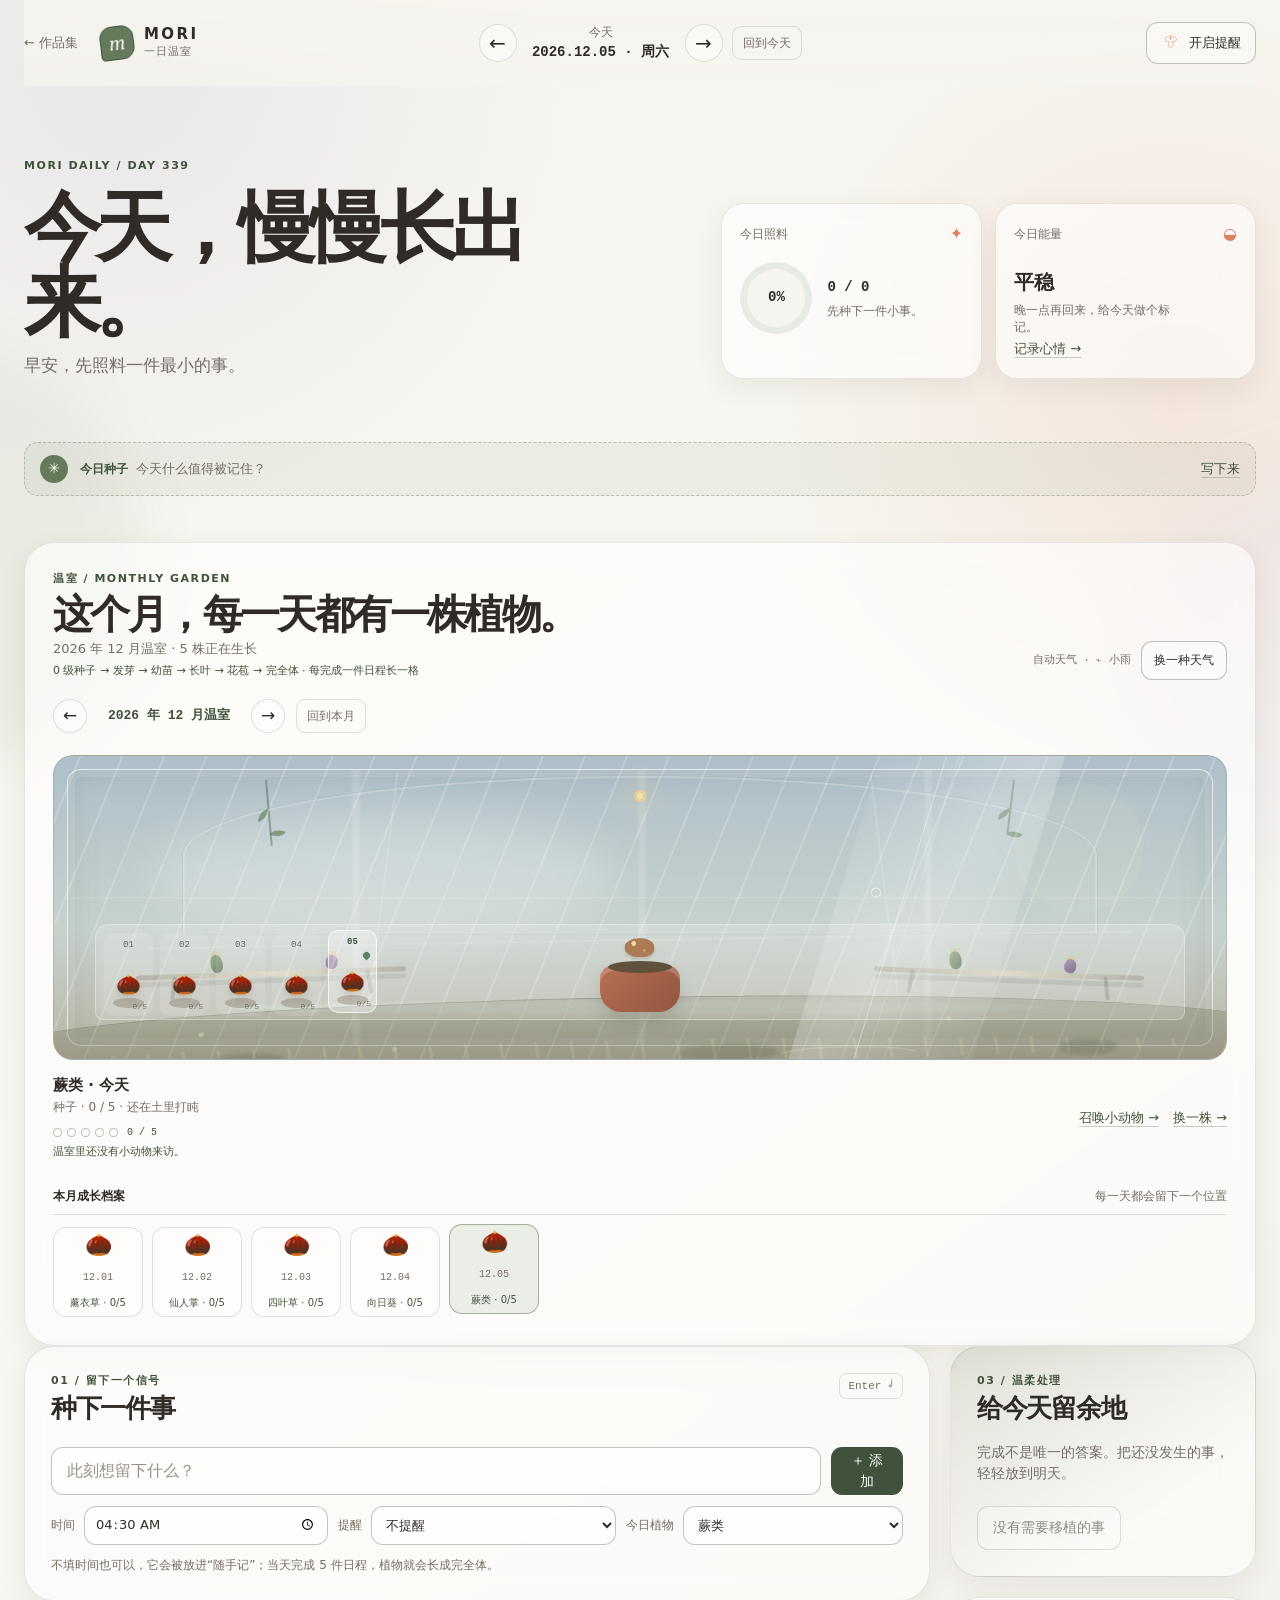
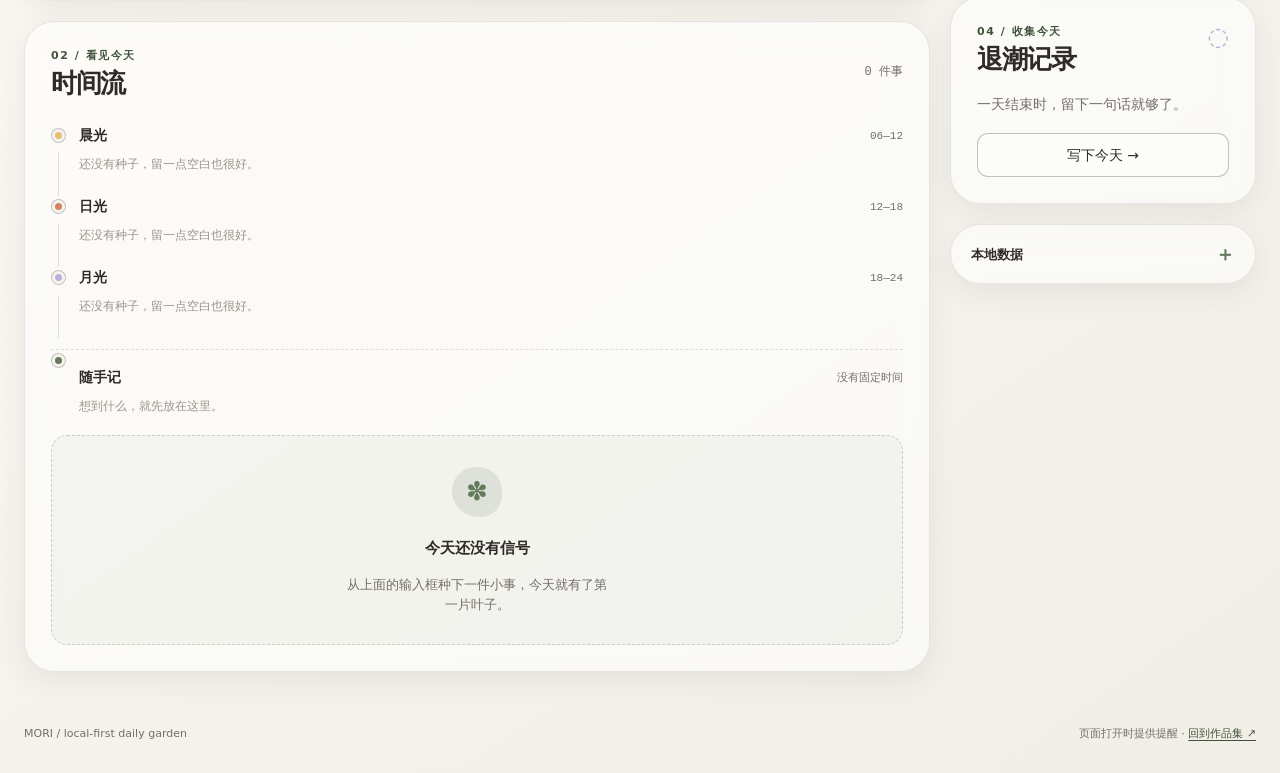
<file: projects/mori/index.html>
<!doctype html>
<html lang="zh-CN">
<head>
  <meta charset="utf-8" />
  <meta name="viewport" content="width=device-width, initial-scale=1" />
  <meta name="description" content="MORI 一日温室：每天种下一株植物，把一个月养成一座会下雨、会起风的小温室。" />
  <meta name="theme-color" content="#f6f4ee" />
  <title>MORI / 一日温室</title>
  <link rel="stylesheet" href="./app.css" />
  <script defer src="./app.js"></script>
</head>
<body>
  <a class="skip-link" href="#main">跳到主要内容</a>
  <div class="ambient ambient-one" aria-hidden="true"></div>
  <div class="ambient ambient-two" aria-hidden="true"></div>

  <header class="app-header">
    <div class="brand-wrap">
      <a class="back-link" href="../../index.html">← 作品集</a>
      <a class="brand" href="./index.html" aria-label="MORI 一日温室首页">
        <span class="brand-mark" aria-hidden="true">m</span>
        <span><strong>MORI</strong><small>一日温室</small></span>
      </a>
    </div>

    <nav class="date-nav" aria-label="日期导航">
      <button class="icon-button" id="prevDay" type="button" aria-label="前一天">←</button>
      <div class="date-display" aria-live="polite">
        <span id="dayLabel">今天</span>
        <strong id="fullDate">—</strong>
      </div>
      <button class="icon-button" id="nextDay" type="button" aria-label="后一天">→</button>
      <button class="today-button" id="todayButton" type="button">回到今天</button>
    </nav>

    <button class="reminder-toggle" id="reminderButton" type="button" aria-pressed="false">
      <span class="bell" aria-hidden="true">♧</span>
      <span id="reminderButtonText">开启提醒</span>
    </button>
  </header>

  <main id="main" class="app-shell">
    <section class="intro-section" aria-labelledby="pageTitle">
      <div class="intro-copy">
        <p class="overline">MORI DAILY / <span id="dayOfYear">—</span></p>
        <h1 id="pageTitle">今天，慢慢长出来。</h1>
        <p class="greeting" id="greeting">给今天留一小块可以呼吸的地方。</p>
      </div>

      <div class="summary-grid" aria-label="今日摘要">
        <article class="summary-card progress-card">
          <div class="summary-card-top">
            <span>今日照料</span>
            <span class="summary-icon" aria-hidden="true">✦</span>
          </div>
          <div class="progress-content">
            <div class="progress-ring" id="progressRing" role="img" aria-label="今日完成进度 0%">
              <span id="progressPercent">0%</span>
            </div>
            <div>
              <strong id="progressCount">0 / 0</strong>
              <p id="progressCopy">先种下一件小事。</p>
            </div>
          </div>
        </article>

        <article class="summary-card energy-card">
          <div class="summary-card-top">
            <span>今日能量</span>
            <span class="summary-icon" id="energyPlant" aria-hidden="true">·</span>
          </div>
          <strong id="energyLabel">还没有记录</strong>
          <p>晚一点再回来，给今天做个标记。</p>
          <button class="text-button" id="openReflectionTop" type="button">记录心情 →</button>
        </article>
      </div>

      <div class="seed-prompt" id="seedPrompt" hidden>
        <span class="seed-icon" aria-hidden="true">✳</span>
        <p><strong>今日种子</strong><span id="seedText">—</span></p>
        <button class="text-button" id="useSeedButton" type="button">写下来</button>
      </div>
    </section>

    <section class="panel greenhouse-panel" aria-labelledby="greenhouseTitle">
      <div class="greenhouse-heading">
        <div>
          <p class="section-label">温室 / MONTHLY GARDEN</p>
          <h2 id="greenhouseTitle">这个月，每一天都有一株植物。</h2>
          <p class="greenhouse-subtitle" id="greenhouseCount">本月 1 株正在生长</p>
          <p class="greenhouse-growth-hint">0 级种子 → 发芽 → 幼苗 → 长叶 → 花苞 → 完全体 · 每完成一件日程长一格</p>
        </div>
        <div class="weather-control">
          <span class="weather-status" id="weatherStatus" aria-live="polite">自动天气 · 晴朗</span>
          <button class="secondary-button" id="weatherButton" type="button">换一种天气</button>
        </div>
      </div>

      <nav class="month-nav" aria-label="温室月份导航">
        <button class="icon-button" id="prevMonth" type="button" aria-label="上一个月">←</button>
        <strong id="monthLabel" aria-live="polite">—</strong>
        <button class="icon-button" id="nextMonth" type="button" aria-label="下一个月">→</button>
        <button class="today-button" id="currentMonthButton" type="button">回到本月</button>
      </nav>

      <div class="greenhouse-scene weather-sunny" id="greenhouseScene" aria-label="会随天气变化的温室">
        <div class="greenhouse-backdrop" aria-hidden="true">
          <span class="roof-arch"></span>
          <span class="pane-vertical pane-left"></span>
          <span class="pane-vertical pane-right"></span>
          <span class="pane-cross"></span>
          <span class="back-shelf shelf-left"><i></i><i></i></span>
          <span class="back-shelf shelf-right"><i></i><i></i></span>
          <span class="hanging-vine vine-left"></span>
          <span class="hanging-vine vine-right"></span>
          <span class="lamp-glow"></span>
        </div>
        <div class="sky-glow" aria-hidden="true"></div>
        <div class="weather-particles" id="weatherParticles" aria-hidden="true"></div>
        <div class="monthly-plants" id="monthlyPlants" aria-label="本月每天的植物"></div>
        <div class="plant-display" id="currentPlant" role="img" aria-label="今天的植物"></div>
        <div class="animal-layer" id="animalLayer" aria-hidden="true"></div>
        <div class="greenhouse-ground" aria-hidden="true"><span></span><span></span><span></span></div>
        <div class="glass-reflection" aria-hidden="true"></div>
      </div>

      <div class="greenhouse-caption">
        <div>
          <strong id="currentPlantName">今天的植物</strong>
          <span id="currentPlantStage" aria-live="polite">种子 · 0 / 5 · 还在土里打盹</span>
          <div class="growth-meter" id="growthMeter" aria-label="成长进度 0 / 5">
            <span class="growth-dot" aria-hidden="true"></span><span class="growth-dot" aria-hidden="true"></span><span class="growth-dot" aria-hidden="true"></span><span class="growth-dot" aria-hidden="true"></span><span class="growth-dot" aria-hidden="true"></span>
            <small id="growthMeterLabel">0 / 5</small>
          </div>
          <span class="interaction-status" id="interactionStatus" aria-live="polite">温室里还没有小动物来访。</span>
        </div>
        <div class="greenhouse-actions">
          <button class="text-button" id="animalButton" type="button">召唤小动物 →</button>
          <button class="text-button" id="changePlantButton" type="button">换一株 →</button>
        </div>
      </div>

      <div class="collection-heading"><span>本月成长档案</span><span>每一天都会留下一个位置</span></div>
      <div class="plant-collection" id="plantCollection" aria-label="按天累积的植物"></div>
    </section>

    <div class="workspace-grid">
      <div class="timeline-column">
        <section class="panel composer-panel" aria-labelledby="composerTitle">
          <div class="panel-heading">
            <div>
              <p class="section-label">01 / 留下一个信号</p>
              <h2 id="composerTitle">种下一件事</h2>
            </div>
            <span class="keyboard-hint">Enter ↵</span>
          </div>

          <form id="taskForm" class="task-form">
            <label class="sr-only" for="taskInput">要记录的事情</label>
            <div class="compose-row">
              <input id="taskInput" name="task" type="text" maxlength="120" autocomplete="off" placeholder="此刻想留下什么？" required />
              <button class="primary-button" type="submit"><span aria-hidden="true">＋</span> 添加</button>
            </div>
            <div class="compose-options">
              <label class="select-field">
                <span>时间</span>
                <input id="taskTime" name="time" type="time" />
              </label>
              <label class="select-field">
                <span>提醒</span>
                <select id="taskReminder" name="reminder">
                  <option value="none">不提醒</option>
                  <option value="ontime">准时</option>
                  <option value="15">提前 15 分钟</option>
                </select>
              </label>
              <label class="select-field">
                <span>今日植物</span>
                <select id="plantSpecies" name="plantSpecies">
                  <option value="auto">自动选择</option>
                  <option value="fern">蕨类</option>
                  <option value="monstera">龟背竹</option>
                  <option value="lavender">薰衣草</option>
                  <option value="cactus">仙人掌</option>
                  <option value="clover">四叶草</option>
                  <option value="sunflower">向日葵</option>
                </select>
              </label>
            </div>
            <p class="form-hint">不填时间也可以，它会被放进“随手记”；当天完成 5 件日程，植物就会长成完全体。</p>
          </form>
        </section>

        <section class="panel timeline-panel" aria-labelledby="timelineTitle">
          <div class="panel-heading timeline-heading">
            <div>
              <p class="section-label">02 / 看见今天</p>
              <h2 id="timelineTitle">时间流</h2>
            </div>
            <span class="task-count" id="taskCount">0 件事</span>
          </div>

          <div class="timeline" id="timeline">
            <section class="time-group" data-period="morning" aria-labelledby="morningTitle">
              <div class="group-heading">
                <h3 id="morningTitle"><span class="period-dot morning-dot" aria-hidden="true"></span>晨光</h3>
                <span>06—12</span>
              </div>
              <ol class="task-list" id="morningTasks"></ol>
              <p class="group-empty" id="morningEmpty">还没有种子，留一点空白也很好。</p>
            </section>

            <section class="time-group" data-period="day" aria-labelledby="dayTitle">
              <div class="group-heading">
                <h3 id="dayTitle"><span class="period-dot day-dot" aria-hidden="true"></span>日光</h3>
                <span>12—18</span>
              </div>
              <ol class="task-list" id="dayTasks"></ol>
              <p class="group-empty" id="dayEmpty">还没有种子，留一点空白也很好。</p>
            </section>

            <section class="time-group" data-period="night" aria-labelledby="nightTitle">
              <div class="group-heading">
                <h3 id="nightTitle"><span class="period-dot night-dot" aria-hidden="true"></span>月光</h3>
                <span>18—24</span>
              </div>
              <ol class="task-list" id="nightTasks"></ol>
              <p class="group-empty" id="nightEmpty">还没有种子，留一点空白也很好。</p>
            </section>

            <section class="time-group loose-group" data-period="loose" aria-labelledby="looseTitle">
              <div class="group-heading">
                <h3 id="looseTitle"><span class="period-dot loose-dot" aria-hidden="true"></span>随手记</h3>
                <span>没有固定时间</span>
              </div>
              <ol class="task-list" id="looseTasks"></ol>
              <p class="group-empty" id="looseEmpty">想到什么，就先放在这里。</p>
            </section>
          </div>

          <div class="timeline-empty" id="timelineEmpty" hidden>
            <div class="empty-seed" aria-hidden="true">✽</div>
            <strong>今天还没有信号</strong>
            <p>从上面的输入框种下一件小事，今天就有了第一片叶子。</p>
          </div>
        </section>
      </div>

      <aside class="side-column" aria-label="今日工具">
        <section class="panel care-panel">
          <div class="panel-heading">
            <div>
              <p class="section-label">03 / 温柔处理</p>
              <h2>给今天留余地</h2>
            </div>
          </div>
          <p class="care-copy">完成不是唯一的答案。把还没发生的事，轻轻放到明天。</p>
          <button class="secondary-button" id="moveOverdueButton" type="button">查看逾期事项</button>
          <p class="overdue-note" id="overdueNote" hidden></p>
        </section>

        <section class="panel reflection-panel" aria-labelledby="reflectionTitle">
          <div class="panel-heading">
            <div>
              <p class="section-label">04 / 收集今天</p>
              <h2 id="reflectionTitle">退潮记录</h2>
            </div>
            <span class="reflection-mark" aria-hidden="true">◌</span>
          </div>
          <div id="reflectionEmpty" class="reflection-empty">
            <p>一天结束时，留下一句话就够了。</p>
          </div>
          <div id="reflectionSummary" class="reflection-summary" hidden>
            <span class="mood-badge" id="summaryMood">·</span>
            <p id="summaryHighlight">—</p>
            <small id="summaryEnergy">能量 — / 5</small>
          </div>
          <button class="secondary-button full-button" id="openReflectionButton" type="button">写下今天 →</button>
        </section>

        <details class="panel tools-panel">
          <summary><span>本地数据</span><span aria-hidden="true">＋</span></summary>
          <div class="tools-content">
            <p>记录只保存在这台设备的浏览器里，不需要注册。</p>
            <div class="tool-actions">
              <button class="text-button" id="exportButton" type="button">导出 JSON</button>
              <button class="text-button" id="importButton" type="button">导入 JSON</button>
              <input id="importInput" type="file" accept="application/json" hidden />
            </div>
            <button class="danger-button" id="clearDayButton" type="button">清空今天</button>
          </div>
        </details>
      </aside>
    </div>
  </main>

  <footer class="app-footer">
    <span>MORI / local-first daily garden</span>
    <span>页面打开时提供提醒 · <a href="../../index.html">回到作品集 ↗</a></span>
  </footer>

  <dialog class="modal" id="editDialog" aria-labelledby="editDialogTitle">
    <form id="editForm" class="modal-form">
      <div class="modal-heading">
        <div>
          <p class="section-label">编辑种子</p>
          <h2 id="editDialogTitle">调整这件事</h2>
        </div>
        <button class="close-button" id="closeEditButton" type="button" aria-label="关闭编辑">×</button>
      </div>
      <input id="editId" type="hidden" />
      <label class="field-label" for="editText">内容</label>
      <input class="full-input" id="editText" type="text" maxlength="120" required />
      <div class="modal-fields">
        <label class="select-field"><span>时间</span><input id="editTime" type="time" /></label>
        <label class="select-field"><span>提醒</span><select id="editReminder"><option value="none">不提醒</option><option value="ontime">准时</option><option value="15">提前 15 分钟</option></select></label>
      </div>
      <div class="modal-actions">
        <button class="danger-button" id="deleteTaskButton" type="button">删除</button>
        <div><button class="secondary-button" id="cancelEditButton" type="button">取消</button><button class="primary-button" type="submit">保存</button></div>
      </div>
    </form>
  </dialog>

  <dialog class="modal" id="reflectionDialog" aria-labelledby="reflectionDialogTitle">
    <form id="reflectionForm" class="modal-form">
      <div class="modal-heading">
        <div>
          <p class="section-label">收集今天</p>
          <h2 id="reflectionDialogTitle">今天是什么天气？</h2>
        </div>
        <button class="close-button" id="closeReflectionButton" type="button" aria-label="关闭记录">×</button>
      </div>
      <fieldset class="mood-fieldset">
        <legend>选一个最接近的心情</legend>
        <div class="mood-options" id="moodOptions">
          <button type="button" class="mood-option" data-mood="bright" aria-label="晴朗" aria-pressed="false">☀<span>晴朗</span></button>
          <button type="button" class="mood-option" data-mood="soft" aria-label="柔和" aria-pressed="false">◒<span>柔和</span></button>
          <button type="button" class="mood-option" data-mood="cloudy" aria-label="多云" aria-pressed="false">☁<span>多云</span></button>
          <button type="button" class="mood-option" data-mood="rainy" aria-label="下雨" aria-pressed="false">⌁<span>下雨</span></button>
          <button type="button" class="mood-option" data-mood="starry" aria-label="星夜" aria-pressed="false">✦<span>星夜</span></button>
        </div>
      </fieldset>
      <label class="range-label" for="energyRange"><span>能量</span><output id="energyOutput" for="energyRange">3 / 5</output></label>
      <input id="energyRange" type="range" min="1" max="5" value="3" />
      <label class="field-label" for="highlightInput">今天最想留下的一句话</label>
      <textarea class="highlight-input" id="highlightInput" maxlength="240" rows="4" placeholder="哪一个瞬间值得被记住？"></textarea>
      <div class="modal-actions"><span></span><div><button class="secondary-button" id="cancelReflectionButton" type="button">稍后</button><button class="primary-button" type="submit">保存今天</button></div></div>
    </form>
  </dialog>

  <div class="toast-region" id="toastRegion" aria-live="polite" aria-atomic="true"></div>
</body>
</html>
</file>
<file: projects/mori/app.css>
:root {
  --mist: #f6f4ee;
  --mist-deep: #ebe8df;
  --ink: #302b27;
  --ink-soft: #756d66;
  --moss: #657a5b;
  --moss-dark: #40523c;
  --clay: #d98262;
  --lavender: #b9b1d9;
  --sun: #e9bd72;
  --glass: rgba(255, 255, 255, .58);
  --glass-strong: rgba(255, 255, 255, .78);
  --line: rgba(48, 43, 39, .14);
  --line-strong: rgba(48, 43, 39, .28);
  --shadow: 0 20px 60px rgba(69, 58, 48, .12);
  --shadow-soft: 0 9px 28px rgba(69, 58, 48, .08);
  --radius-xl: 30px;
  --radius-lg: 22px;
  --radius-md: 15px;
}

* { box-sizing: border-box; }

html { scroll-behavior: smooth; }

body {
  min-width: 320px;
  min-height: 100vh;
  margin: 0;
  color: var(--ink);
  background:
    radial-gradient(circle at 9% 3%, rgba(185, 177, 217, .2), transparent 28rem),
    radial-gradient(circle at 92% 17%, rgba(217, 130, 98, .14), transparent 25rem),
    linear-gradient(145deg, var(--mist) 0%, #f8f6f0 48%, #f0eee7 100%);
  font-family: "Nunito Sans", "Avenir Next", "PingFang SC", "Microsoft YaHei", system-ui, sans-serif;
  line-height: 1.5;
  overflow-x: hidden;
}

body::before {
  position: fixed;
  inset: 0;
  z-index: -2;
  pointer-events: none;
  content: "";
  opacity: .26;
  background-image: radial-gradient(rgba(48, 43, 39, .13) .6px, transparent .6px);
  background-size: 6px 6px;
  mask-image: linear-gradient(to bottom, black, transparent 72%);
}

a { color: inherit; text-decoration: none; }
button, input, select, textarea { font: inherit; }
button { color: inherit; }
button:focus-visible, a:focus-visible, input:focus-visible, select:focus-visible, textarea:focus-visible, summary:focus-visible {
  outline: 3px solid rgba(101, 122, 91, .45);
  outline-offset: 3px;
}

[hidden] { display: none !important; }

.sr-only {
  position: absolute;
  width: 1px;
  height: 1px;
  padding: 0;
  margin: -1px;
  overflow: hidden;
  clip: rect(0, 0, 0, 0);
  white-space: nowrap;
  border: 0;
}

.skip-link {
  position: fixed;
  top: 12px;
  left: 12px;
  z-index: 100;
  padding: 9px 13px;
  border-radius: 10px;
  background: var(--ink);
  color: var(--mist);
  transform: translateY(-160%);
  transition: transform .2s ease;
}

.skip-link:focus { transform: translateY(0); }

.ambient {
  position: fixed;
  z-index: -1;
  width: 26rem;
  height: 26rem;
  pointer-events: none;
  border-radius: 50%;
  filter: blur(30px);
  opacity: .38;
}

.ambient-one { top: 39%; left: -17rem; background: rgba(101, 122, 91, .2); }
.ambient-two { right: -16rem; bottom: 3%; background: rgba(185, 177, 217, .22); }

.app-header {
  position: sticky;
  top: 0;
  z-index: 20;
  display: grid;
  grid-template-columns: minmax(210px, 1fr) auto minmax(210px, 1fr);
  align-items: center;
  gap: 24px;
  width: min(1240px, calc(100% - 48px));
  min-height: 86px;
  margin: 0 auto;
  padding: 15px 0;
  background: linear-gradient(to bottom, rgba(246, 244, 238, .95), rgba(246, 244, 238, .78));
  backdrop-filter: blur(16px);
}

.brand-wrap, .brand, .date-nav, .reminder-toggle { display: flex; align-items: center; }

.brand-wrap { gap: 22px; }

.back-link {
  color: var(--ink-soft);
  font-size: 13px;
  transition: color .2s ease;
}

.back-link:hover { color: var(--moss-dark); }

.brand { gap: 10px; }

.brand-mark {
  display: grid;
  width: 34px;
  height: 34px;
  place-items: center;
  border: 1px solid var(--moss-dark);
  border-radius: 12px 12px 12px 4px;
  background: var(--moss);
  color: #fbfaf5;
  font-family: Georgia, serif;
  font-size: 22px;
  font-style: italic;
  line-height: 1;
  transform: rotate(-7deg);
}

.brand strong, .brand small { display: block; }
.brand strong { font-size: 15px; letter-spacing: .16em; line-height: 1.1; }
.brand small { margin-top: 2px; color: var(--ink-soft); font-size: 11px; letter-spacing: .08em; }

.date-nav { justify-content: center; gap: 9px; }

.icon-button, .today-button, .reminder-toggle, .primary-button, .secondary-button, .text-button, .danger-button, .close-button {
  cursor: pointer;
  border: 0;
  transition: transform .2s ease, background-color .2s ease, color .2s ease, border-color .2s ease;
}

.icon-button {
  display: grid;
  width: 38px;
  height: 38px;
  place-items: center;
  border: 1px solid var(--line);
  border-radius: 50%;
  background: rgba(255, 255, 255, .4);
  font-size: 20px;
}

.icon-button:hover { border-color: var(--moss); background: var(--glass-strong); transform: translateY(-2px); }

.date-display { min-width: 150px; text-align: center; }
.date-display span { display: block; color: var(--ink-soft); font-size: 12px; }
.date-display strong { display: block; margin-top: 1px; font-family: "IBM Plex Mono", "SFMono-Regular", Consolas, monospace; font-size: 14px; font-weight: 600; }

.today-button {
  padding: 7px 10px;
  border: 1px solid var(--line);
  border-radius: 9px;
  background: transparent;
  color: var(--ink-soft);
  font-size: 12px;
}

.today-button:hover { border-color: var(--moss); color: var(--moss-dark); background: rgba(101, 122, 91, .08); }

.reminder-toggle {
  justify-self: end;
  gap: 8px;
  min-height: 42px;
  padding: 0 14px;
  border: 1px solid var(--line-strong);
  border-radius: 12px;
  background: rgba(255, 255, 255, .36);
  font-size: 13px;
}

.reminder-toggle:hover { border-color: var(--moss); background: var(--glass-strong); transform: translateY(-2px); }
.reminder-toggle.is-enabled { border-color: var(--moss); background: rgba(101, 122, 91, .13); color: var(--moss-dark); }
.bell { display: inline-grid; width: 20px; height: 20px; place-items: center; color: var(--clay); font-size: 17px; transform: rotate(180deg); }

.app-shell { width: min(1240px, calc(100% - 48px)); margin: 0 auto; }

.intro-section {
  display: grid;
  grid-template-columns: minmax(0, 1.1fr) minmax(410px, .9fr);
  gap: 44px;
  align-items: end;
  padding: 72px 0 46px;
}

.overline, .section-label {
  margin: 0;
  color: var(--moss-dark);
  font-size: 11px;
  font-weight: 750;
  letter-spacing: .14em;
  text-transform: uppercase;
}

.intro-copy h1 {
  max-width: 610px;
  margin: 15px 0 13px;
  font-size: clamp(43px, 6vw, 78px);
  font-weight: 650;
  letter-spacing: -.075em;
  line-height: .98;
}

.greeting { max-width: 420px; margin: 0; color: var(--ink-soft); font-size: 17px; }

.summary-grid { display: grid; grid-template-columns: 1fr 1fr; gap: 13px; }

.summary-card, .panel {
  border: 1px solid rgba(48, 43, 39, .1);
  background: var(--glass);
  box-shadow: var(--shadow-soft);
  backdrop-filter: blur(14px);
}

.summary-card { min-height: 155px; padding: 18px; border-radius: var(--radius-lg); }

.summary-card-top { display: flex; align-items: center; justify-content: space-between; color: var(--ink-soft); font-size: 12px; }
.summary-icon { color: var(--clay); font-size: 16px; }
.progress-content { display: flex; align-items: center; gap: 15px; margin-top: 16px; }

.progress-ring {
  --progress: 0deg;
  display: grid;
  width: 72px;
  height: 72px;
  flex: 0 0 auto;
  place-items: center;
  border-radius: 50%;
  background: conic-gradient(var(--moss) var(--progress), rgba(101, 122, 91, .13) 0);
  position: relative;
}

.progress-ring::before { position: absolute; inset: 7px; border-radius: 50%; background: var(--mist); content: ""; }
.progress-ring span { position: relative; z-index: 1; font-family: "IBM Plex Mono", Consolas, monospace; font-size: 14px; font-weight: 700; }
.progress-content strong { display: block; font-family: "IBM Plex Mono", Consolas, monospace; font-size: 14px; font-weight: 650; }
.progress-content p, .energy-card p { margin: 5px 0 0; color: var(--ink-soft); font-size: 12px; line-height: 1.4; }
.energy-card > strong { display: block; margin-top: 21px; font-size: 20px; font-weight: 650; letter-spacing: -.03em; }
.energy-card > p { max-width: 175px; }
.text-button { padding: 0; background: transparent; color: var(--moss-dark); font-size: 13px; text-decoration: underline; text-decoration-color: rgba(101, 122, 91, .35); text-underline-offset: 4px; }
.text-button:hover { color: var(--clay); }

.seed-prompt {
  display: flex;
  align-items: center;
  gap: 12px;
  grid-column: 1 / -1;
  margin-top: 19px;
  padding: 12px 15px;
  border: 1px dashed rgba(101, 122, 91, .4);
  border-radius: 14px;
  background: rgba(101, 122, 91, .07);
}

.seed-icon { display: grid; width: 28px; height: 28px; place-items: center; border-radius: 50%; background: var(--moss); color: #fff; font-size: 14px; }
.seed-prompt p { display: flex; flex-wrap: wrap; gap: 8px; align-items: baseline; flex: 1; margin: 0; font-size: 13px; }
.seed-prompt p strong { color: var(--moss-dark); font-size: 12px; }
.seed-prompt p span { color: var(--ink-soft); }

.greenhouse-panel { grid-column: 1 / -1; padding: 28px; overflow: hidden; }
.greenhouse-heading { display: flex; align-items: end; justify-content: space-between; gap: 24px; }
.greenhouse-heading h2 { max-width: 690px; margin: 7px 0 4px; font-size: clamp(24px, 3.2vw, 40px); font-weight: 650; letter-spacing: -.065em; line-height: 1.02; }
.greenhouse-subtitle { margin: 0; color: var(--ink-soft); font-size: 13px; }
.greenhouse-growth-hint { margin: 5px 0 0; color: var(--moss-dark); font-size: 11px; }
.weather-control { display: flex; flex-wrap: wrap; align-items: center; justify-content: end; gap: 10px; }
.weather-status { color: var(--ink-soft); font-family: "IBM Plex Mono", Consolas, monospace; font-size: 11px; white-space: nowrap; }
.weather-control .secondary-button { min-height: 39px; padding: 0 12px; font-size: 12px; }
.month-nav { display: flex; align-items: center; gap: 9px; margin-top: 19px; }
.month-nav strong { min-width: 146px; color: var(--moss-dark); font-family: "IBM Plex Mono", Consolas, monospace; font-size: 13px; text-align: center; }
.month-nav .icon-button { width: 34px; height: 34px; font-size: 17px; }
.month-nav .today-button { margin-left: 2px; }
.greenhouse-scene { position: relative; min-height: 305px; margin-top: 22px; overflow: hidden; border: 1px solid rgba(48, 43, 39, .12); border-radius: 20px; isolation: isolate; background: linear-gradient(180deg, #d9e9db 0%, #eef0dd 57%, #d7d0b8 100%); transition: background .6s ease, filter .6s ease; }
.greenhouse-scene::before { position: absolute; inset: 13px; z-index: 1; border: 1px solid rgba(255, 255, 255, .64); border-radius: 14px; background: linear-gradient(90deg, transparent 0 24.7%, rgba(255, 255, 255, .16) 25% 25.35%, transparent 25.65% 49.7%, rgba(255, 255, 255, .14) 50% 50.35%, transparent 50.65% 74.7%, rgba(255, 255, 255, .14) 75% 75.35%, transparent 75.65%), linear-gradient(180deg, transparent 0 46%, rgba(255, 255, 255, .12) 46.3% 46.7%, transparent 47%); box-shadow: inset 0 0 0 7px rgba(255, 255, 255, .1), inset 0 0 34px rgba(74, 91, 72, .16); content: ""; pointer-events: none; }
.greenhouse-scene::after { position: absolute; right: 7%; top: 9%; z-index: 0; width: 130px; height: 130px; border-radius: 50%; background: rgba(255, 244, 196, .56); box-shadow: 0 0 60px rgba(255, 247, 204, .48); content: ""; transition: opacity .5s ease, transform .8s ease; }
.greenhouse-scene.weather-cloudy { background: linear-gradient(180deg, #ccd8d6 0%, #e1e4d8 57%, #c9c5b2 100%); }
.greenhouse-scene.weather-cloudy::after { opacity: .28; transform: translateX(-28px); }
.greenhouse-scene.weather-rainy { background: linear-gradient(180deg, #aebfca 0%, #c7d2ce 57%, #b9b5a4 100%); }
.greenhouse-scene.weather-rainy::after { opacity: .12; }
.greenhouse-scene.weather-windy { background: linear-gradient(180deg, #d8e3df 0%, #eae6d1 57%, #c9c2a9 100%); }
.greenhouse-backdrop { position: absolute; inset: 0; z-index: 1; overflow: hidden; pointer-events: none; }
.roof-arch { position: absolute; top: 20px; left: 11%; width: 78%; height: 158px; border: 2px solid rgba(255, 255, 255, .34); border-bottom: 0; border-radius: 50% 50% 0 0; box-shadow: 0 0 0 1px rgba(79, 105, 82, .08); opacity: .86; }
.pane-vertical { position: absolute; top: 18px; bottom: 51px; width: 2px; background: rgba(255, 255, 255, .2); transform: skewX(-7deg); }
.pane-left { left: 28%; }
.pane-right { right: 29%; transform: skewX(7deg); }
.pane-cross { position: absolute; right: 8%; bottom: 118px; left: 8%; height: 2px; background: rgba(255, 255, 255, .18); transform: rotate(-1deg); }
.back-shelf { position: absolute; bottom: 83px; width: 23%; height: 5px; border-radius: 99px; background: linear-gradient(90deg, rgba(104, 83, 57, .35), rgba(255, 239, 190, .5), rgba(104, 83, 57, .28)); box-shadow: 0 7px 0 rgba(72, 72, 49, .12); }
.back-shelf::before, .back-shelf::after { position: absolute; bottom: -21px; width: 4px; height: 24px; border-radius: 99px; background: rgba(87, 76, 57, .25); content: ""; }
.back-shelf::before { left: 13%; transform: rotate(8deg); }
.back-shelf::after { right: 13%; transform: rotate(-8deg); }
.shelf-left { left: 7%; transform: rotate(-2deg); }
.shelf-right { right: 7%; transform: rotate(2deg); }
.back-shelf i { position: absolute; bottom: 5px; width: 12px; height: 18px; border-radius: 48% 48% 42% 42%; background: linear-gradient(135deg, #8dae79, #55764f); box-shadow: 0 -5px 0 -1px rgba(225, 207, 142, .8); }
.back-shelf i:first-child { left: 28%; transform: rotate(-9deg); }
.back-shelf i:last-child { right: 25%; height: 14px; background: linear-gradient(135deg, #ad91bb, #715d87); transform: rotate(8deg); }
.hanging-vine { position: absolute; top: 24px; width: 2px; height: 66px; border-radius: 99px; background: rgba(76, 111, 74, .48); transform-origin: top center; }
.hanging-vine::before, .hanging-vine::after { position: absolute; width: 14px; height: 8px; border-radius: 100% 0; background: rgba(103, 143, 86, .68); content: ""; }
.hanging-vine::before { top: 31px; left: -12px; transform: rotate(-25deg); }
.hanging-vine::after { top: 50px; left: 1px; transform: rotate(24deg); }
.vine-left { left: 18%; transform: rotate(-5deg); }
.vine-right { right: 18%; height: 54px; transform: rotate(7deg); }
.lamp-glow { position: absolute; top: 34px; left: 50%; width: 12px; height: 12px; border: 3px solid rgba(246, 213, 130, .7); border-radius: 50%; background: #fff2b2; box-shadow: 0 0 22px 8px rgba(250, 218, 136, .28); transform: translateX(-50%); }
.weather-windy .greenhouse-backdrop .roof-arch { animation: frame-breathe 4s ease-in-out infinite; }
.weather-rainy .greenhouse-backdrop { filter: saturate(.82) brightness(.94); }
.weather-cloudy .greenhouse-backdrop { opacity: .82; }
.weather-cloudy .lamp-glow { opacity: .55; }
.weather-sunny .lamp-glow { animation: lamp-pulse 3.4s ease-in-out infinite; }
.sky-glow { position: absolute; left: 8%; top: 20%; z-index: 0; width: 40%; height: 40%; border-radius: 50%; background: rgba(255, 255, 255, .26); filter: blur(24px); }
.weather-particles { position: absolute; inset: 0; z-index: 2; pointer-events: none; }
.weather-particles::before, .weather-particles::after { position: absolute; content: ""; opacity: 0; transition: opacity .4s ease; }
.weather-rainy .weather-particles::before { inset: -30% 0 0; opacity: .38; background: repeating-linear-gradient(112deg, transparent 0 18px, rgba(255, 255, 255, .5) 19px 20px, transparent 21px 39px); animation: rain-drift 1.5s linear infinite; }
.weather-cloudy .weather-particles::after { top: 17%; left: 16%; width: 185px; height: 34px; border-radius: 50%; background: rgba(255, 255, 255, .34); filter: blur(12px); opacity: .8; }
.weather-sunny .weather-particles::after { top: 26%; left: 25%; width: 5px; height: 5px; border-radius: 50%; background: rgba(255, 246, 190, .82); box-shadow: 54px 22px 0 rgba(255, 246, 190, .58), 120px -9px 0 rgba(255, 246, 190, .48), 176px 37px 0 rgba(255, 246, 190, .56); opacity: .8; animation: dust-float 4.5s ease-in-out infinite; }
.weather-windy .weather-particles::before { top: 35%; right: 8%; left: 7%; height: 46px; opacity: .42; background: repeating-linear-gradient(176deg, transparent 0 13px, rgba(255, 255, 255, .6) 14px 15px, transparent 16px 27px); mask-image: linear-gradient(90deg, transparent, #000 18%, #000 82%, transparent); animation: wind-lines 2.4s ease-in-out infinite; }
.weather-rainy .weather-particles::after { right: 15%; bottom: 45px; left: 15%; height: 13px; border-radius: 50%; background: rgba(222, 240, 239, .32); filter: blur(1px); opacity: .65; }
.weather-particle { position: absolute; top: -18px; left: var(--drop-x); width: 1px; height: 15px; border-radius: 50%; background: rgba(255, 255, 255, .64); opacity: 0; transform: rotate(18deg); }
.weather-rainy .weather-particle { animation: particle-fall 1.55s linear var(--drop-delay) infinite; }
.greenhouse-ground { position: absolute; right: -5%; bottom: -22px; left: -5%; z-index: 3; height: 84px; border-top: 1px solid rgba(48, 43, 39, .17); border-radius: 50% 50% 0 0; background: radial-gradient(circle at 16% 35%, rgba(205, 222, 160, .55) 0 2px, transparent 3px), radial-gradient(circle at 31% 57%, rgba(205, 222, 160, .38) 0 2px, transparent 3px), radial-gradient(circle at 74% 31%, rgba(205, 222, 160, .42) 0 2px, transparent 3px), linear-gradient(180deg, rgba(113, 117, 83, .26), rgba(90, 87, 64, .34)); transform: rotate(-1deg); transition: filter .6s ease, transform .6s ease; }
.greenhouse-ground::before { position: absolute; right: 6%; bottom: 18px; left: 5%; height: 23px; border-radius: 50%; background: repeating-linear-gradient(82deg, transparent 0 18px, rgba(224, 229, 174, .4) 19px 21px, transparent 22px 35px); opacity: .42; content: ""; }
.greenhouse-ground::after { position: absolute; right: 28%; bottom: 10px; width: 145px; height: 18px; border: 2px solid rgba(221, 231, 187, .26); border-color: rgba(221, 231, 187, .26) transparent transparent; border-radius: 50%; content: ""; opacity: .4; transition: opacity .5s ease; }
.greenhouse-ground span { position: absolute; bottom: 18px; width: 72px; height: 17px; border-radius: 50%; background: rgba(60, 70, 48, .18); filter: blur(2px); }
.greenhouse-ground span:nth-child(1) { left: 17%; }
.greenhouse-ground span:nth-child(2) { left: 53%; width: 100px; }
.greenhouse-ground span:nth-child(3) { right: 13%; width: 58px; }
.weather-rainy .greenhouse-ground::after { opacity: .82; }
.weather-windy .greenhouse-ground { filter: brightness(1.04); transform: rotate(-1deg) translateX(3px); }
.glass-reflection { position: absolute; top: -20%; right: 18%; z-index: 4; width: 15%; height: 140%; background: linear-gradient(110deg, transparent, rgba(255, 255, 255, .26), transparent); transform: rotate(17deg); pointer-events: none; }
.glass-reflection::before { position: absolute; top: 0; left: 35%; width: 1px; height: 100%; background: rgba(255, 255, 255, .4); box-shadow: 12px 0 0 rgba(255, 255, 255, .2); content: ""; }
.glass-reflection::after { position: absolute; top: 49%; left: 17%; width: 8px; height: 8px; border: 1px solid rgba(255, 255, 255, .6); border-radius: 50%; content: ""; }
.monthly-plants { position: absolute; right: 3.5%; bottom: 39px; left: 3.5%; z-index: 4; display: flex; align-items: end; gap: 7px; max-height: 105px; padding: 8px 8px 3px; overflow-x: auto; overflow-y: hidden; border: 1px solid rgba(255, 255, 255, .32); border-radius: 14px 14px 8px 8px; background: rgba(255, 255, 255, .16); scrollbar-width: thin; }
.monthly-plant { position: relative; display: grid; min-width: 49px; min-height: 83px; flex: 0 0 49px; place-items: end center; cursor: pointer; border: 1px solid transparent; border-radius: 10px; background: rgba(255, 255, 255, .1); transition: background .2s ease, border-color .2s ease, transform .2s ease; }
.monthly-plant:hover, .monthly-plant.is-current { border-color: rgba(255, 255, 255, .7); background: rgba(255, 255, 255, .32); transform: translateY(-3px); }
.monthly-plant .month-plant-glyph { display: block; margin-bottom: 18px; font-family: "Apple Color Emoji", "Segoe UI Emoji", sans-serif; font-size: 28px; line-height: 1; filter: drop-shadow(0 4px 3px rgba(65, 54, 43, .13)); transform-origin: 50% 100%; }
.monthly-plant.stage-seed .month-plant-glyph { font-size: 20px; margin-bottom: 20px; }
.monthly-plant.stage-sprout .month-plant-glyph { font-size: 23px; margin-bottom: 19px; }
.monthly-plant.stage-leaf .month-plant-glyph { font-size: 25px; margin-bottom: 18px; }
.monthly-plant.stage-leafy .month-plant-glyph { font-size: 28px; margin-bottom: 17px; }
.monthly-plant.stage-bud .month-plant-glyph { font-size: 30px; margin-bottom: 16px; }
.monthly-plant.stage-full .month-plant-glyph { font-size: 34px; margin-bottom: 14px; filter: drop-shadow(0 4px 4px rgba(65, 90, 64, .24)); }
.monthly-plant::after { position: absolute; right: 8px; bottom: 7px; left: 8px; height: 10px; border-radius: 50%; background: rgba(79, 65, 47, .25); content: ""; }
.monthly-plant.is-current::before { position: absolute; top: 21px; right: 6px; width: 7px; height: 7px; border-radius: 50% 50% 50% 0; background: var(--plant-color, var(--moss)); content: ""; transform: rotate(-45deg); }
.monthly-plant .month-plant-date { position: absolute; top: 5px; left: 0; width: 100%; color: rgba(48, 43, 39, .66); font-family: "IBM Plex Mono", Consolas, monospace; font-size: 9px; text-align: center; }
.monthly-plant.is-current .month-plant-date { color: var(--moss-dark); font-weight: 700; }
.monthly-plant .month-plant-level { position: absolute; right: 5px; bottom: 4px; margin: 0; color: rgba(48, 43, 39, .54); font-family: "IBM Plex Mono", Consolas, monospace; font-size: 8px; line-height: 1; }
.monthly-plant.stage-full .month-plant-level { color: var(--moss-dark); font-weight: 700; }
.monthly-plants-empty { align-self: center; flex: 1 0 100%; color: rgba(48, 43, 39, .6); font-size: 12px; text-align: center; }
.animal-layer { position: absolute; inset: 0; z-index: 8; overflow: hidden; pointer-events: none; }
.animal-visitor { position: absolute; top: var(--animal-top); left: -12%; display: inline-flex; align-items: center; gap: 4px; font-family: "Apple Color Emoji", "Segoe UI Emoji", sans-serif; font-size: 29px; line-height: 1; filter: drop-shadow(0 5px 4px rgba(65, 54, 43, .16)); animation: animal-travel 6.2s cubic-bezier(.18, .82, .24, 1) forwards; }
.animal-visitor.animal-bee, .animal-visitor.animal-butterfly { font-size: 25px; animation-name: animal-float; }
.animal-visitor.animal-squirrel { animation-name: animal-hop; }
.animal-bubble { position: absolute; top: -26px; left: 50%; width: max-content; max-width: 165px; padding: 4px 7px; border: 1px solid rgba(48, 43, 39, .12); border-radius: 8px 8px 8px 2px; background: rgba(255, 255, 255, .84); color: var(--ink-soft); font-family: "Nunito Sans", "PingFang SC", sans-serif; font-size: 10px; line-height: 1.25; opacity: 0; transform: translateX(-15%); animation: bubble-pop .5s 2.5s ease forwards; }
.animal-spark { position: absolute; top: -12px; right: -8px; color: var(--sun); font-family: Georgia, serif; font-size: 16px; opacity: 0; animation: sparkle-pop .6s 2.7s ease forwards; }
@keyframes animal-travel { 0% { left: -12%; transform: translateY(0) rotate(-5deg); } 35% { transform: translateY(-4px) rotate(4deg); } 70% { transform: translateY(0) rotate(-3deg); } 100% { left: var(--animal-target); transform: translateY(0) rotate(0); } }
@keyframes animal-hop { 0% { left: -12%; transform: translateY(0) scaleX(1); } 30% { transform: translateY(-13px) scaleX(1.03); } 52% { transform: translateY(0) scaleX(.97); } 74% { transform: translateY(-9px) scaleX(1.02); } 100% { left: var(--animal-target); transform: translateY(0) scaleX(1); } }
@keyframes animal-float { 0% { left: -12%; transform: translateY(3px) rotate(-5deg); } 25% { transform: translateY(-17px) rotate(7deg); } 52% { transform: translateY(1px) rotate(-2deg); } 78% { transform: translateY(-12px) rotate(5deg); } 100% { left: var(--animal-target); transform: translateY(0) rotate(0); } }
@keyframes bubble-pop { to { opacity: 1; transform: translateX(-15%) translateY(-2px); } }
@keyframes sparkle-pop { 0% { opacity: 0; transform: scale(.6); } 60% { opacity: 1; transform: scale(1.2); } 100% { opacity: .75; transform: scale(1); } }
.plant-display { position: absolute; bottom: 47px; left: 50%; z-index: 5; display: flex; width: 180px; height: 215px; align-items: end; justify-content: center; transform: translateX(-50%); transform-origin: bottom center; }
.plant-display::before { position: absolute; bottom: 0; left: 50%; width: 80px; height: 47px; border-radius: 14px 14px 21px 21px; background: linear-gradient(135deg, #b86f52, #925640); box-shadow: inset 0 6px 0 rgba(255, 255, 255, .18), 0 9px 15px rgba(65, 54, 43, .16); content: ""; transform: translateX(-50%); }
.plant-display::after { position: absolute; bottom: 39px; left: 50%; width: 64px; height: 12px; border-radius: 50%; background: #5f513b; content: ""; transform: translateX(-50%); }

/* 五级成长植物：用一组轻量 CSS 形体替代单一 emoji，让每个物种都有自己的轮廓。 */
.plant-art { position: relative; display: block; width: 132px; height: 178px; flex: 0 0 auto; margin-bottom: 28px; color: var(--plant-color, var(--moss)); transform-origin: 50% 100%; }
.plant-art i { position: absolute; display: block; opacity: 0; pointer-events: none; }
.plant-glyph-fallback { display: none; }
.plant-art .art-stem { left: 50%; bottom: 13px; width: 7px; height: 112px; border-radius: 99px; background: var(--plant-color); background: linear-gradient(90deg, color-mix(in srgb, var(--plant-color) 72%, #263d2e), var(--plant-color), color-mix(in srgb, var(--plant-color) 70%, #f5efc9)); transform: translateX(-50%); transform-origin: 50% 100%; transition: opacity .35s ease, transform .45s cubic-bezier(.2, .8, .2, 1); }
.plant-art .art-leaf { width: 47px; height: 25px; border-radius: 100% 0 100% 0; background: var(--plant-color); background: linear-gradient(135deg, color-mix(in srgb, var(--plant-color) 76%, #f5efc9), var(--plant-color)); box-shadow: inset -4px -3px 0 rgba(43, 74, 46, .13), 0 5px 6px rgba(52, 67, 45, .1); transform: scale(1); transform-origin: 100% 100%; transition: opacity .35s ease, transform .5s cubic-bezier(.2, .8, .2, 1); }
.plant-art .art-leaf::after { position: absolute; right: 7%; bottom: 47%; width: 78%; height: 1px; background: rgba(255, 255, 255, .4); content: ""; transform: rotate(-18deg); }
.plant-art .art-leaf-a { bottom: 65px; left: 14px; transform: rotate(-32deg); }
.plant-art .art-leaf-b { right: 10px; bottom: 85px; transform: rotate(28deg); transform-origin: 0 100%; }
.plant-art .art-leaf-c { bottom: 108px; left: 26px; transform: rotate(-18deg); }
.plant-art .art-leaf-d { right: 24px; bottom: 122px; transform: rotate(21deg); transform-origin: 0 100%; }
.plant-art .art-arm { opacity: 0; transition: opacity .35s ease, transform .5s cubic-bezier(.2, .8, .2, 1); }
.plant-art .art-bud { width: 23px; height: 29px; bottom: 112px; left: 50%; border-radius: 52% 52% 48% 48%; background: linear-gradient(135deg, #efd18a, #b88448); box-shadow: 0 4px 7px rgba(75, 57, 38, .14); transform: translateX(-50%); transition: opacity .35s ease, transform .45s cubic-bezier(.2, .8, .2, 1); }
.plant-art .art-flower { width: 58px; height: 58px; bottom: 103px; left: 50%; border-radius: 50%; background: radial-gradient(circle, #8b5e35 0 14%, transparent 15%), repeating-conic-gradient(from 5deg, #f5cb68 0 10deg, #df9c46 10deg 21deg); box-shadow: 0 6px 10px rgba(75, 57, 38, .16); transform: translateX(-50%); transition: opacity .35s ease, transform .5s cubic-bezier(.2, .8, .2, 1); }
.plant-art .art-fruit { right: 43px; bottom: 43px; z-index: 2; width: 48px; height: 31px; border-radius: 52% 48% 46% 54%; background: radial-gradient(circle at 31% 28%, #f3d59b 0 9%, transparent 10%), radial-gradient(circle at 66% 65%, rgba(255, 224, 157, .34) 0 6%, transparent 7%), #aa744c; box-shadow: 0 4px 5px rgba(75, 57, 38, .18); transform: scale(.2); }
.plant-art .art-spike { width: 4px; height: 4px; border-radius: 50%; background: rgba(255, 241, 193, .85); }

/* 0 级种子 + 1~5 级成长；5 级完全体会点亮全部部件。 */
.plant-display.stage-seed .plant-art { --plant-scale: .62; transform: scale(var(--plant-scale)); opacity: .92; }
.plant-display.stage-sprout .plant-art { --plant-scale: .57; transform: scale(var(--plant-scale)); }
.plant-display.stage-leaf .plant-art { --plant-scale: .70; transform: scale(var(--plant-scale)); }
.plant-display.stage-leafy .plant-art { --plant-scale: .83; transform: scale(var(--plant-scale)); }
.plant-display.stage-bud .plant-art { --plant-scale: .93; transform: scale(var(--plant-scale)); }
.plant-display.stage-full .plant-art { --plant-scale: 1; transform: scale(var(--plant-scale)); }
.plant-display.stage-seed .plant-art .art-fruit { opacity: 1; transform: scale(1); }
.plant-display.stage-sprout .plant-art .art-stem,
.plant-display.stage-leaf .plant-art .art-stem,
.plant-display.stage-leafy .plant-art .art-stem,
.plant-display.stage-bud .plant-art .art-stem,
.plant-display.stage-full .plant-art .art-stem { opacity: 1; }
.plant-display.stage-leaf .plant-art .art-leaf-a,
.plant-display.stage-leafy .plant-art .art-leaf-a,
.plant-display.stage-bud .plant-art .art-leaf-a,
.plant-display.stage-full .plant-art .art-leaf-a,
.plant-display.stage-leafy .plant-art .art-leaf-b,
.plant-display.stage-bud .plant-art .art-leaf-b,
.plant-display.stage-full .plant-art .art-leaf-b,
.plant-display.stage-bud .plant-art .art-leaf-c,
.plant-display.stage-full .plant-art .art-leaf-c,
.plant-display.stage-bud .plant-art .art-leaf-d,
.plant-display.stage-full .plant-art .art-leaf-d { opacity: 1; }
.plant-display.stage-bud .plant-art .art-bud { opacity: 1; transform: translateX(-50%) scale(1); }
.plant-display.stage-full .plant-art .art-bud { opacity: 0; transform: translateX(-50%) scale(.75); }
.plant-display.stage-full .plant-art .art-flower { opacity: 1; transform: translateX(-50%) scale(1); animation: bloom-pop .7s cubic-bezier(.2, .86, .25, 1) both; }
.plant-display.stage-full .plant-art .art-fruit { opacity: 0; }
.plant-display.stage-leafy .plant-art .art-arm-left,
.plant-display.stage-bud .plant-art .art-arm-left,
.plant-display.stage-full .plant-art .art-arm-left,
.plant-display.stage-bud .plant-art .art-arm-right,
.plant-display.stage-full .plant-art .art-arm-right { opacity: 1; }
.plant-display.stage-leafy .plant-art .art-spike-a,
.plant-display.stage-bud .plant-art .art-spike-a,
.plant-display.stage-full .plant-art .art-spike-a,
.plant-display.stage-bud .plant-art .art-spike-b,
.plant-display.stage-full .plant-art .art-spike-b,
.plant-display.stage-full .plant-art .art-spike-c { opacity: 1; }

/* 蕨类：弧形细叶一层层展开。 */
.shape-fern { --plant-color: #5d815d; }
.shape-fern .art-stem { height: 126px; width: 6px; transform: translateX(-50%) rotate(-9deg); }
.shape-fern .art-leaf { width: 58px; height: 15px; border-radius: 100% 0 100% 0; }
.shape-fern .art-leaf-a { bottom: 48px; left: 6px; transform: rotate(-28deg); }
.shape-fern .art-leaf-b { right: 4px; bottom: 68px; transform: rotate(32deg); }
.shape-fern .art-leaf-c { bottom: 90px; left: 16px; transform: rotate(-26deg); }
.shape-fern .art-leaf-d { right: 14px; bottom: 111px; transform: rotate(29deg); }
.shape-fern .art-bud { width: 14px; height: 21px; bottom: 131px; background: #8baa76; }
.shape-fern .art-flower { width: 17px; height: 17px; bottom: 133px; background: radial-gradient(circle, #d7e6b7 0 22%, #779c70 23% 48%, transparent 50%); box-shadow: none; }

/* 龟背竹：宽叶和切口形成圆润的热带轮廓。 */
.shape-monstera { --plant-color: #4e7c58; }
.shape-monstera .art-stem { width: 9px; height: 105px; transform: translateX(-50%) rotate(4deg); }
.shape-monstera .art-leaf { width: 57px; height: 47px; border-radius: 72% 28% 68% 32%; background: radial-gradient(ellipse at 33% 36%, transparent 0 4px, rgba(52, 93, 57, .52) 4.5px 6px, transparent 6.5px), radial-gradient(ellipse at 66% 62%, transparent 0 5px, rgba(52, 93, 57, .45) 5.5px 7px, transparent 7.5px), linear-gradient(135deg, #86ad77, #3f704f); }
.shape-monstera .art-leaf-a { bottom: 50px; left: 5px; transform: rotate(-20deg); }
.shape-monstera .art-leaf-b { right: 3px; bottom: 73px; transform: rotate(23deg); }
.shape-monstera .art-leaf-c { bottom: 102px; left: 17px; transform: rotate(-12deg); }
.shape-monstera .art-leaf-d { right: 17px; bottom: 119px; transform: rotate(15deg); }
.shape-monstera .art-flower { width: 20px; height: 34px; bottom: 118px; border-radius: 48% 48% 35% 35%; background: repeating-linear-gradient(90deg, #f2e3ae 0 3px, #d2b778 3px 5px); box-shadow: 0 5px 8px rgba(56, 82, 53, .14); }

/* 薰衣草：细茎和紫色穗子，花苞阶段会先长出小紫点。 */
.shape-lavender { --plant-color: #75649a; }
.shape-lavender .art-stem { width: 4px; height: 122px; background: linear-gradient(90deg, #58745a, #789263); transform: translateX(-50%) rotate(-3deg); }
.shape-lavender .art-leaf { width: 31px; height: 10px; border-radius: 100% 0 100% 0; background: #789263; box-shadow: none; }
.shape-lavender .art-leaf-a { bottom: 51px; left: 18px; transform: rotate(-26deg); }
.shape-lavender .art-leaf-b { right: 17px; bottom: 70px; transform: rotate(25deg); }
.shape-lavender .art-leaf-c { bottom: 88px; left: 25px; transform: rotate(-22deg); }
.shape-lavender .art-leaf-d { right: 24px; bottom: 102px; transform: rotate(21deg); }
.shape-lavender .art-bud { width: 20px; height: 39px; bottom: 111px; border-radius: 50% 50% 38% 38%; background: repeating-radial-gradient(circle at 50% 15%, #c7b3e2 0 4px, transparent 4.5px 8px), linear-gradient(#977db6, #6e588f); }
.shape-lavender .art-flower { width: 33px; height: 57px; bottom: 102px; border-radius: 50% 50% 35% 35%; background: repeating-radial-gradient(circle at 50% 13%, #e1c8f0 0 5px, transparent 5.5px 10px), linear-gradient(#9b7ebd, #6a548e); box-shadow: 0 6px 9px rgba(83, 63, 110, .17); }

/* 仙人掌：圆肚子、左右小手和细刺逐级长齐。 */
.shape-cactus { --plant-color: #4f8065; }
.shape-cactus .art-stem { left: 50%; bottom: 12px; width: 49px; height: 102px; border-radius: 48% 48% 35% 35%; background: linear-gradient(90deg, #396d58, #6eaa79 53%, #3d735b); transform: translateX(-50%); transform-origin: 50% 100%; }
.shape-cactus .art-leaf { display: none; }
.shape-cactus .art-arm { width: 27px; height: 55px; border: 10px solid #4e8764; border-bottom: 0; border-radius: 18px 18px 0 0; }
.shape-cactus .art-arm-left { left: 27px; bottom: 52px; transform: rotate(-25deg); transform-origin: 100% 100%; }
.shape-cactus .art-arm-right { right: 27px; bottom: 70px; transform: rotate(25deg); transform-origin: 0 100%; }
.shape-cactus .art-bud { width: 16px; height: 12px; bottom: 111px; background: #ed9a9b; }
.shape-cactus .art-flower { width: 29px; height: 18px; bottom: 111px; border-radius: 50%; background: repeating-conic-gradient(#f3acaa 0 25deg, #f6d08b 25deg 50deg); box-shadow: none; }
.shape-cactus .art-spike-a { left: 60px; bottom: 74px; box-shadow: 12px -22px 0 rgba(255, 241, 193, .85), -13px -37px 0 rgba(255, 241, 193, .85); }
.shape-cactus .art-spike-b { right: 57px; bottom: 69px; box-shadow: -12px -20px 0 rgba(255, 241, 193, .85), 12px -42px 0 rgba(255, 241, 193, .85); }
.shape-cactus .art-spike-c { left: 65px; bottom: 112px; box-shadow: 12px 0 0 rgba(255, 241, 193, .85), -11px 2px 0 rgba(255, 241, 193, .85); }

/* 四叶草：四片心形小叶会从一片变成完整幸运符号。 */
.shape-clover { --plant-color: #6b8f4f; }
.shape-clover .art-stem { width: 5px; height: 104px; transform: translateX(-50%) rotate(2deg); }
.shape-clover .art-leaf { width: 34px; height: 30px; border-radius: 70% 30% 70% 30%; background: linear-gradient(135deg, #a9c66b, #5b914e); box-shadow: inset -3px -3px 0 rgba(48, 90, 45, .14); }
.shape-clover .art-leaf-a { bottom: 93px; left: 50px; transform: rotate(-45deg); }
.shape-clover .art-leaf-b { right: 50px; bottom: 93px; transform: rotate(45deg); transform-origin: 0 100%; }
.shape-clover .art-leaf-c { bottom: 116px; left: 50px; transform: rotate(45deg); }
.shape-clover .art-leaf-d { right: 50px; bottom: 116px; transform: rotate(-45deg); transform-origin: 0 100%; }
.shape-clover .art-bud { width: 13px; height: 13px; bottom: 125px; background: #e6eef0; }
.shape-clover .art-flower { width: 24px; height: 24px; bottom: 120px; background: radial-gradient(circle, #f6cf74 0 18%, #fff8df 19% 48%, transparent 50%); box-shadow: none; }

/* 向日葵：高茎、大叶和金色花盘在第 5 级一起打开。 */
.shape-sunflower { --plant-color: #bb8744; }
.shape-sunflower .art-stem { width: 8px; height: 132px; background: linear-gradient(90deg, #59764c, #7e9c5d, #456544); transform: translateX(-50%) rotate(-2deg); }
.shape-sunflower .art-leaf { width: 48px; height: 23px; background: linear-gradient(135deg, #8eab61, #4f7849); }
.shape-sunflower .art-leaf-a { bottom: 49px; left: 7px; transform: rotate(-29deg); }
.shape-sunflower .art-leaf-b { right: 6px; bottom: 69px; transform: rotate(29deg); }
.shape-sunflower .art-leaf-c { bottom: 90px; left: 16px; transform: rotate(-22deg); }
.shape-sunflower .art-leaf-d { right: 16px; bottom: 106px; transform: rotate(23deg); }
.shape-sunflower .art-bud { width: 28px; height: 33px; bottom: 126px; background: linear-gradient(135deg, #f0c35f, #d58c3e); }
.shape-sunflower .art-flower { width: 67px; height: 67px; bottom: 112px; background: radial-gradient(circle, #70472a 0 19%, transparent 20%), repeating-conic-gradient(from 4deg, #f9d96b 0 9deg, #e5a83e 9deg 19deg); }

.plant-display.species-lavender::before { background: linear-gradient(135deg, #b88f79, #8d6256); }
.plant-display.species-cactus::before { border-radius: 11px 11px 20px 20px; background: linear-gradient(135deg, #c98963, #9c5d47); }
.plant-display.species-sunflower::before { background: linear-gradient(135deg, #c88656, #98523e); }
.plant-display.stage-full .plant-art { filter: drop-shadow(0 10px 8px rgba(65, 90, 64, .2)); }

.greenhouse-scene.is-gust .plant-display { animation: greenhouse-sway 1.65s cubic-bezier(.37, .02, .23, .99); }
.greenhouse-scene.is-gust .plant-art { animation: plant-sway 1.65s cubic-bezier(.37, .02, .23, .99); }
.greenhouse-scene.is-gust .glass-reflection { animation: glass-shift 1.65s ease; }
@keyframes greenhouse-sway { 0%, 100% { transform: translateX(-50%) rotate(0); } 20% { transform: translateX(-50%) rotate(2deg); } 44% { transform: translateX(-50%) rotate(-3deg); } 67% { transform: translateX(-50%) rotate(2deg); } }
@keyframes plant-sway { 0%, 100% { transform: scale(var(--plant-scale, 1)) rotate(0) skewX(0); } 20% { transform: scale(var(--plant-scale, 1)) rotate(5deg) skewX(-2deg); } 44% { transform: scale(var(--plant-scale, 1)) rotate(-7deg) skewX(3deg); } 67% { transform: scale(var(--plant-scale, 1)) rotate(4deg) skewX(-1deg); } }
@keyframes glass-shift { from { transform: translateX(0) rotate(17deg); } to { transform: translateX(-65px) rotate(17deg); } }
@keyframes frame-breathe { 0%, 100% { opacity: .76; } 50% { opacity: .98; } }
@keyframes lamp-pulse { 0%, 100% { opacity: .7; transform: translateX(-50%) scale(.92); } 50% { opacity: 1; transform: translateX(-50%) scale(1.08); } }
@keyframes dust-float { 0%, 100% { transform: translate3d(0, 0, 0); opacity: .45; } 50% { transform: translate3d(12px, -9px, 0); opacity: .95; } }
@keyframes wind-lines { 0%, 100% { transform: translateX(-8px); opacity: .18; } 50% { transform: translateX(8px); opacity: .58; } }
@keyframes bloom-pop { 0% { opacity: 0; transform: translateX(-50%) scale(.55) rotate(-8deg); } 70% { opacity: 1; transform: translateX(-50%) scale(1.08) rotate(3deg); } 100% { opacity: 1; transform: translateX(-50%) scale(1) rotate(0); } }
@keyframes rain-drift { to { transform: translateY(32px); } }
@keyframes particle-fall { 0% { opacity: 0; transform: translate3d(0, -12px, 0) rotate(18deg); } 18% { opacity: .65; } 100% { opacity: 0; transform: translate3d(-16px, 330px, 0) rotate(18deg); } }
.greenhouse-caption { display: flex; align-items: center; justify-content: space-between; gap: 15px; margin-top: 14px; }
.greenhouse-caption strong, .greenhouse-caption span { display: block; }
.greenhouse-caption strong { font-size: 15px; }
.greenhouse-caption span { margin-top: 2px; color: var(--ink-soft); font-size: 12px; }
.growth-meter { display: flex; align-items: center; gap: 5px; margin-top: 9px; }
.growth-dot { width: 9px; height: 9px; margin: 0 !important; border: 1px solid rgba(101, 122, 91, .46); border-radius: 50%; background: rgba(255, 255, 255, .48); transition: background-color .25s ease, transform .25s ease, border-color .25s ease; }
.growth-dot.is-filled { border-color: var(--moss); background: var(--moss); transform: scale(1.1); }
.growth-meter small { margin: 0 0 0 4px; color: var(--moss-dark); font-family: "IBM Plex Mono", Consolas, monospace; font-size: 10px; }
.greenhouse-caption .interaction-status { margin-top: 4px; color: var(--moss-dark); font-size: 11px; }
.greenhouse-actions { display: flex; flex-wrap: wrap; justify-content: end; gap: 14px; }
.collection-heading { display: flex; justify-content: space-between; gap: 10px; margin-top: 26px; padding-bottom: 9px; border-bottom: 1px solid var(--line); color: var(--ink-soft); font-size: 12px; }
.collection-heading span:first-child { color: var(--ink); font-weight: 700; }
.plant-collection { display: flex; gap: 9px; min-height: 102px; padding-top: 12px; overflow-x: auto; scrollbar-width: thin; }
.plant-memory { display: grid; min-width: 90px; min-height: 87px; place-items: center; cursor: pointer; border: 1px solid var(--line); border-radius: 13px; background: rgba(255, 255, 255, .42); transition: transform .2s ease, border-color .2s ease, background .2s ease; }
.plant-memory:hover, .plant-memory.is-current { border-color: rgba(101, 122, 91, .54); background: rgba(101, 122, 91, .11); transform: translateY(-3px); }
.plant-memory .memory-glyph { display: block; font-family: "Apple Color Emoji", "Segoe UI Emoji", sans-serif; font-size: 32px; line-height: 1; }
.plant-memory.stage-seed .memory-glyph { font-size: 22px; }
.plant-memory.stage-sprout .memory-glyph { font-size: 26px; }
.plant-memory.stage-leaf .memory-glyph { font-size: 29px; }
.plant-memory.stage-leafy .memory-glyph { font-size: 31px; }
.plant-memory.stage-bud .memory-glyph { font-size: 33px; }
.plant-memory.stage-full .memory-glyph { font-size: 36px; filter: drop-shadow(0 4px 4px rgba(65, 90, 64, .24)); }
.plant-memory .memory-date { margin-top: 5px; color: var(--ink-soft); font-family: "IBM Plex Mono", Consolas, monospace; font-size: 10px; }
.plant-memory .memory-name { max-width: 78px; overflow: hidden; color: var(--moss-dark); font-size: 10px; text-overflow: ellipsis; white-space: nowrap; }
.plant-collection-empty { align-self: center; color: #9b938b; font-size: 12px; }

.workspace-grid { display: grid; grid-template-columns: minmax(0, 1fr) 306px; gap: 20px; align-items: start; padding-bottom: 54px; }
.timeline-column, .side-column { display: grid; gap: 20px; min-width: 0; }
.panel { border-radius: var(--radius-xl); }
.composer-panel, .timeline-panel, .care-panel, .reflection-panel { padding: 26px; }
.panel-heading { display: flex; align-items: start; justify-content: space-between; gap: 18px; }
.panel-heading h2 { margin: 6px 0 0; font-size: 26px; font-weight: 650; letter-spacing: -.05em; line-height: 1.05; }
.keyboard-hint { padding: 4px 8px; border: 1px solid var(--line); border-radius: 7px; color: var(--ink-soft); font-family: "IBM Plex Mono", Consolas, monospace; font-size: 11px; }

.task-form { margin-top: 24px; }
.compose-row { display: flex; gap: 10px; }
.compose-row input, .full-input, .highlight-input, .select-field input, .select-field select {
  min-height: 48px;
  border: 1px solid var(--line-strong);
  border-radius: 12px;
  background: rgba(255, 255, 255, .6);
  color: var(--ink);
}
.compose-row input { width: 100%; padding: 0 15px; font-size: 16px; }
.compose-row input::placeholder, .highlight-input::placeholder { color: #9a9188; }
.primary-button, .secondary-button, .danger-button { min-height: 44px; padding: 0 15px; border-radius: 11px; font-size: 14px; }
.primary-button { background: var(--moss-dark); color: #fff; }
.primary-button:hover { background: var(--moss); transform: translateY(-2px); }
.primary-button:disabled, .secondary-button:disabled, .danger-button:disabled { cursor: not-allowed; opacity: .52; transform: none; }
.secondary-button { border: 1px solid var(--line-strong); background: rgba(255, 255, 255, .38); }
.secondary-button:hover { border-color: var(--moss); background: rgba(101, 122, 91, .09); transform: translateY(-2px); }
.danger-button { border: 1px solid rgba(180, 79, 53, .35); background: rgba(217, 130, 98, .08); color: #a9573e; }
.danger-button:hover { border-color: var(--clay); background: rgba(217, 130, 98, .16); }
.compose-options, .modal-fields { display: grid; gap: 10px; margin-top: 11px; }
.compose-options { grid-template-columns: repeat(3, minmax(0, 1fr)); }
.modal-fields { grid-template-columns: repeat(2, minmax(0, 1fr)); }
.select-field { display: grid; grid-template-columns: auto 1fr; align-items: center; gap: 9px; min-width: 0; color: var(--ink-soft); font-size: 12px; }
.select-field input, .select-field select { width: 100%; min-height: 39px; padding: 0 10px; font-size: 13px; }
.form-hint { margin: 11px 0 0; color: var(--ink-soft); font-size: 12px; }

.timeline-panel { min-height: 460px; }
.timeline-heading { align-items: center; }
.task-count { color: var(--ink-soft); font-family: "IBM Plex Mono", Consolas, monospace; font-size: 12px; }
.timeline { margin-top: 28px; }
.time-group { position: relative; padding: 0 0 21px 28px; }
.time-group::before { position: absolute; top: 28px; bottom: 0; left: 7px; width: 1px; background: var(--line); content: ""; }
.time-group:last-child { padding-bottom: 0; }
.time-group:last-child::before { display: none; }
.group-heading { display: flex; align-items: center; justify-content: space-between; gap: 12px; margin-bottom: 9px; }
.group-heading h3 { display: flex; align-items: center; gap: 8px; margin: 0; font-size: 14px; font-weight: 700; }
.group-heading > span { color: var(--ink-soft); font-family: "IBM Plex Mono", Consolas, monospace; font-size: 11px; }
.period-dot { position: absolute; top: 4px; left: 1px; width: 13px; height: 13px; border: 3px solid var(--mist); border-radius: 50%; box-shadow: 0 0 0 1px var(--line-strong); }
.morning-dot { background: var(--sun); }
.day-dot { background: var(--clay); }
.night-dot { background: var(--lavender); }
.loose-dot { background: var(--moss); }
.task-list { display: grid; gap: 8px; margin: 0; padding: 0; list-style: none; }
.task-item { display: grid; grid-template-columns: 28px minmax(0, 1fr) auto; gap: 11px; align-items: center; min-height: 59px; padding: 10px 11px 10px 10px; border: 1px solid var(--line); border-radius: 14px; background: rgba(255, 255, 255, .5); transition: border-color .2s ease, background-color .2s ease, transform .2s ease, opacity .2s ease; }
.task-item:hover { border-color: rgba(101, 122, 91, .45); background: rgba(255, 255, 255, .82); transform: translateX(2px); }
.task-item.is-done { background: rgba(101, 122, 91, .08); }
.task-item.is-done .task-title { color: var(--ink-soft); text-decoration: line-through; text-decoration-thickness: 1px; }
.task-item.is-done .task-check { background: var(--moss); color: #fff; }
.task-item.is-overdue { border-color: rgba(217, 130, 98, .52); }
.task-check { display: grid; width: 28px; height: 28px; place-items: center; cursor: pointer; border: 1px solid var(--line-strong); border-radius: 50%; background: transparent; color: transparent; font-size: 15px; transition: background-color .2s ease, color .2s ease, transform .2s ease; }
.task-check:hover { border-color: var(--moss); transform: scale(1.06); }
.task-main { min-width: 0; }
.task-title { display: block; overflow: hidden; font-size: 15px; font-weight: 600; text-overflow: ellipsis; white-space: nowrap; }
.task-meta { display: flex; flex-wrap: wrap; gap: 8px; align-items: center; margin-top: 3px; color: var(--ink-soft); font-family: "IBM Plex Mono", Consolas, monospace; font-size: 11px; }
.task-meta .reminder-meta { color: var(--clay); }
.task-meta .overdue-meta { color: #a9573e; }
.task-action { min-width: 44px; min-height: 38px; padding: 4px 7px; cursor: pointer; border: 1px solid transparent; border-radius: 8px; background: transparent; color: var(--ink-soft); font-size: 12px; }
.task-action:hover { border-color: var(--line); background: var(--mist); color: var(--moss-dark); }
.group-empty { margin: 0 0 2px; color: #9b938b; font-size: 12px; }
.loose-group { margin-top: 11px; padding-top: 17px; border-top: 1px dashed var(--line); }
.loose-group::before { top: 45px; }

.timeline-empty { display: grid; place-items: center; min-height: 210px; margin-top: 20px; padding: 25px; border: 1px dashed rgba(101, 122, 91, .3); border-radius: 16px; background: rgba(101, 122, 91, .05); text-align: center; }
.empty-seed { display: grid; width: 50px; height: 50px; place-items: center; margin-bottom: 10px; border-radius: 50% 50% 45% 55%; background: rgba(101, 122, 91, .15); color: var(--moss); font-size: 26px; }
.timeline-empty strong { font-size: 15px; }
.timeline-empty p { max-width: 270px; margin: 5px 0 0; color: var(--ink-soft); font-size: 13px; }

.care-panel { background: linear-gradient(145deg, rgba(101, 122, 91, .15), rgba(255, 255, 255, .55) 70%); }
.care-copy { margin: 19px 0 22px; color: var(--ink-soft); font-size: 14px; }
.overdue-note { margin: 12px 0 0; color: #a9573e; font-size: 12px; }
.full-button { width: 100%; }
.reflection-mark { color: var(--lavender); font-size: 25px; line-height: 1; }
.reflection-empty p { margin: 21px 0 18px; color: var(--ink-soft); font-size: 14px; }
.reflection-summary { margin: 20px 0 19px; padding: 13px; border-left: 3px solid var(--lavender); border-radius: 0 12px 12px 0; background: rgba(185, 177, 217, .14); }
.mood-badge { display: block; margin-bottom: 6px; color: var(--moss-dark); font-size: 20px; line-height: 1; }
.reflection-summary p { margin: 0; font-size: 14px; font-weight: 600; }
.reflection-summary small { display: block; margin-top: 7px; color: var(--ink-soft); font-family: "IBM Plex Mono", Consolas, monospace; font-size: 11px; }
.tools-panel { overflow: hidden; }
.tools-panel summary { display: flex; align-items: center; justify-content: space-between; min-height: 58px; padding: 0 20px; cursor: pointer; font-size: 13px; font-weight: 650; list-style: none; }
.tools-panel summary::-webkit-details-marker { display: none; }
.tools-panel[open] summary > span:last-child { transform: rotate(45deg); }
.tools-panel summary > span:last-child { color: var(--moss); font-size: 20px; transition: transform .2s ease; }
.tools-content { padding: 0 20px 18px; border-top: 1px solid var(--line); }
.tools-content p { margin: 15px 0; color: var(--ink-soft); font-size: 12px; }
.tool-actions { display: flex; gap: 14px; margin-bottom: 16px; }
.tools-content .danger-button { width: 100%; min-height: 38px; font-size: 12px; }

.app-footer { display: flex; justify-content: space-between; gap: 20px; width: min(1240px, calc(100% - 48px)); margin: 0 auto; padding: 0 0 30px; color: var(--ink-soft); font-size: 11px; }
.app-footer a { color: var(--moss-dark); text-decoration: underline; text-underline-offset: 3px; }

.modal { width: min(520px, calc(100% - 30px)); padding: 0; border: 1px solid var(--line-strong); border-radius: 22px; background: var(--mist); color: var(--ink); box-shadow: var(--shadow); }
.modal::backdrop { background: rgba(48, 43, 39, .3); backdrop-filter: blur(5px); }
.modal-form { padding: 26px; }
.modal-heading { display: flex; align-items: start; justify-content: space-between; gap: 18px; margin-bottom: 24px; }
.modal-heading h2 { margin: 6px 0 0; font-size: 25px; letter-spacing: -.05em; }
.close-button { display: grid; width: 36px; height: 36px; place-items: center; border-radius: 50%; background: rgba(48, 43, 39, .07); font-size: 24px; line-height: 1; }
.close-button:hover { background: rgba(217, 130, 98, .18); }
.field-label, .mood-fieldset legend { display: block; margin-bottom: 8px; color: var(--ink-soft); font-size: 12px; }
.full-input { width: 100%; padding: 0 13px; font-size: 16px; }
.mood-fieldset { margin: 0 0 22px; padding: 0; border: 0; }
.mood-options { display: grid; grid-template-columns: repeat(5, 1fr); gap: 7px; }
.mood-option { display: grid; min-height: 66px; place-items: center; gap: 2px; cursor: pointer; border: 1px solid var(--line); border-radius: 12px; background: rgba(255, 255, 255, .45); font-size: 21px; }
.mood-option span { color: var(--ink-soft); font-size: 11px; }
.mood-option:hover, .mood-option.is-selected { border-color: var(--moss); background: rgba(101, 122, 91, .13); }
.range-label { display: flex; justify-content: space-between; margin-bottom: 8px; color: var(--ink-soft); font-size: 12px; }
.range-label output { color: var(--moss-dark); font-family: "IBM Plex Mono", Consolas, monospace; }
input[type="range"] { width: 100%; accent-color: var(--moss); }
.highlight-input { display: block; width: 100%; min-height: 102px; padding: 11px 13px; resize: vertical; font-size: 15px; line-height: 1.55; }
.modal-fields { margin: 18px 0 0; }
.modal-actions { display: flex; align-items: center; justify-content: space-between; gap: 15px; margin-top: 26px; }
.modal-actions > div { display: flex; gap: 8px; }

.toast-region { position: fixed; right: 18px; bottom: 18px; z-index: 60; display: grid; gap: 8px; width: min(380px, calc(100% - 36px)); }
.toast { display: grid; grid-template-columns: 24px minmax(0, 1fr) auto; gap: 9px; align-items: center; padding: 12px 13px; border: 1px solid rgba(101, 122, 91, .4); border-radius: 14px; background: rgba(255, 255, 255, .92); box-shadow: var(--shadow-soft); font-size: 13px; animation: toast-in .3s ease both; }
.toast.is-alert { border-color: rgba(217, 130, 98, .5); }
.toast-mark { color: var(--moss); font-size: 17px; }
.toast.is-alert .toast-mark { color: var(--clay); }
.toast-message { min-width: 0; }
.toast-action { min-height: 32px; padding: 0 8px; cursor: pointer; border: 1px solid var(--line); border-radius: 8px; background: transparent; color: var(--moss-dark); font-size: 12px; }
.toast-action:hover { background: rgba(101, 122, 91, .1); }
@keyframes toast-in { from { opacity: 0; transform: translateY(8px); } to { opacity: 1; transform: translateY(0); } }
@keyframes leaf-pop { 0% { transform: scale(.82) rotate(-10deg); } 65% { transform: scale(1.16) rotate(6deg); } 100% { transform: scale(1) rotate(0); } }
.task-item.just-done .task-check { animation: leaf-pop .35s ease; }

@media (max-width: 980px) {
  .app-header { grid-template-columns: 1fr auto; }
  .date-nav { grid-column: 1 / -1; grid-row: 2; padding-top: 2px; }
  .reminder-toggle { grid-column: 2; grid-row: 1; }
  .intro-section { grid-template-columns: 1fr; gap: 26px; padding-top: 52px; }
  .summary-grid { max-width: 570px; }
  .workspace-grid { grid-template-columns: 1fr; }
  .side-column { grid-template-columns: 1fr 1fr; align-items: start; }
  .tools-panel { grid-column: 1 / -1; }
  .greenhouse-panel { padding: 23px; }
}

@media (max-width: 640px) {
  .app-header, .app-shell, .app-footer { width: min(100% - 28px, 560px); }
  .app-header { min-height: 126px; padding: 11px 0 13px; gap: 8px; }
  .brand-wrap { gap: 10px; }
  .back-link { font-size: 12px; }
  .brand-mark { width: 31px; height: 31px; font-size: 19px; }
  .brand strong { font-size: 13px; }
  .brand small { font-size: 10px; }
  .reminder-toggle { min-height: 38px; padding: 0 10px; font-size: 12px; }
  .date-nav { gap: 5px; }
  .date-display { min-width: 126px; }
  .today-button { padding: 6px 8px; }
  .intro-section { padding: 42px 0 30px; }
  .intro-copy h1 { max-width: 410px; margin-top: 12px; font-size: clamp(39px, 13vw, 65px); }
  .greeting { font-size: 15px; }
  .summary-grid { grid-template-columns: 1fr 1fr; gap: 9px; }
  .summary-card { min-height: 145px; padding: 14px; }
  .progress-content { gap: 10px; margin-top: 14px; }
  .progress-ring { width: 60px; height: 60px; }
  .progress-ring::before { inset: 6px; }
  .progress-content strong { font-size: 12px; }
  .progress-content p, .energy-card p { font-size: 11px; }
  .energy-card > strong { margin-top: 18px; font-size: 17px; }
  .seed-prompt { align-items: start; margin-top: 13px; }
  .seed-prompt p { display: block; line-height: 1.45; }
  .seed-prompt p strong { display: block; margin-bottom: 3px; }
  .workspace-grid { gap: 14px; padding-bottom: 35px; }
  .timeline-column, .side-column { gap: 14px; }
  .greenhouse-panel { padding: 19px 16px; border-radius: 20px; }
  .greenhouse-heading { display: block; }
  .greenhouse-heading h2 { font-size: 25px; }
  .weather-control { justify-content: start; margin-top: 15px; }
  .month-nav { flex-wrap: wrap; margin-top: 15px; }
  .month-nav strong { min-width: 132px; font-size: 12px; }
  .greenhouse-scene { min-height: 270px; margin-top: 18px; }
  .roof-arch { top: 17px; height: 132px; }
  .pane-cross { bottom: 105px; }
  .back-shelf { bottom: 74px; }
  .hanging-vine { top: 20px; transform: scale(.82) rotate(-5deg); }
  .vine-right { transform: scale(.82) rotate(7deg); }
  .lamp-glow { top: 29px; }
  .plant-display { transform: translateX(-50%) scale(.88); }
  .greenhouse-scene.is-gust .plant-display { animation-name: greenhouse-sway-mobile; }
  .monthly-plants { right: 3%; left: 3%; grid-template-columns: repeat(auto-fill, minmax(42px, 1fr)); gap: 4px; max-height: 92px; padding: 6px 5px 2px; }
  .monthly-plant { min-height: 72px; }
  .monthly-plant .month-plant-glyph { margin-bottom: 15px; font-size: 23px; }
  .monthly-plant.stage-seed .month-plant-glyph { margin-bottom: 17px; font-size: 17px; }
  .monthly-plant.stage-sprout .month-plant-glyph { margin-bottom: 16px; font-size: 19px; }
  .monthly-plant.stage-leaf .month-plant-glyph { margin-bottom: 15px; font-size: 21px; }
  .monthly-plant.stage-leafy .month-plant-glyph { margin-bottom: 14px; font-size: 23px; }
  .monthly-plant.stage-bud .month-plant-glyph { margin-bottom: 13px; font-size: 25px; }
  .monthly-plant.stage-full .month-plant-glyph { margin-bottom: 11px; font-size: 28px; }
  .greenhouse-caption { align-items: start; }
  .greenhouse-actions { display: grid; justify-items: end; gap: 7px; }
  .collection-heading { margin-top: 21px; }
  .composer-panel, .timeline-panel, .care-panel, .reflection-panel { padding: 19px 16px; border-radius: 20px; }
  .panel-heading h2 { font-size: 23px; }
  .keyboard-hint { display: none; }
  .compose-row { display: grid; grid-template-columns: minmax(0, 1fr) auto; }
  .compose-row input { min-width: 0; }
  .compose-options { grid-template-columns: repeat(3, minmax(0, 1fr)); gap: 7px; }
  .select-field { grid-template-columns: 1fr; gap: 4px; }
  .select-field input, .select-field select { min-height: 42px; }
  .timeline { margin-top: 23px; }
  .task-title { font-size: 14px; }
  .task-item { grid-template-columns: 28px minmax(0, 1fr) auto; padding-right: 7px; }
  .side-column { grid-template-columns: 1fr; }
  .tools-panel { grid-column: auto; }
  .app-footer { display: block; padding-bottom: 24px; font-size: 10px; }
  .app-footer span + span { display: block; margin-top: 5px; }
  .modal-form { padding: 20px 17px; }
  .mood-options { gap: 5px; }
  .mood-option { min-height: 60px; }
  .modal-actions { align-items: end; }
  .toast-region { right: 14px; bottom: 14px; width: calc(100% - 28px); }
}

@keyframes greenhouse-sway-mobile { 0%, 100% { transform: translateX(-50%) scale(.88) rotate(0); } 20% { transform: translateX(-50%) scale(.88) rotate(2deg); } 44% { transform: translateX(-50%) scale(.88) rotate(-3deg); } 67% { transform: translateX(-50%) scale(.88) rotate(2deg); } }

@media (prefers-reduced-motion: reduce) {
  html { scroll-behavior: auto; }
  *, *::before, *::after { animation-duration: .01ms !important; animation-iteration-count: 1 !important; transition-duration: .01ms !important; }
}
</file>
